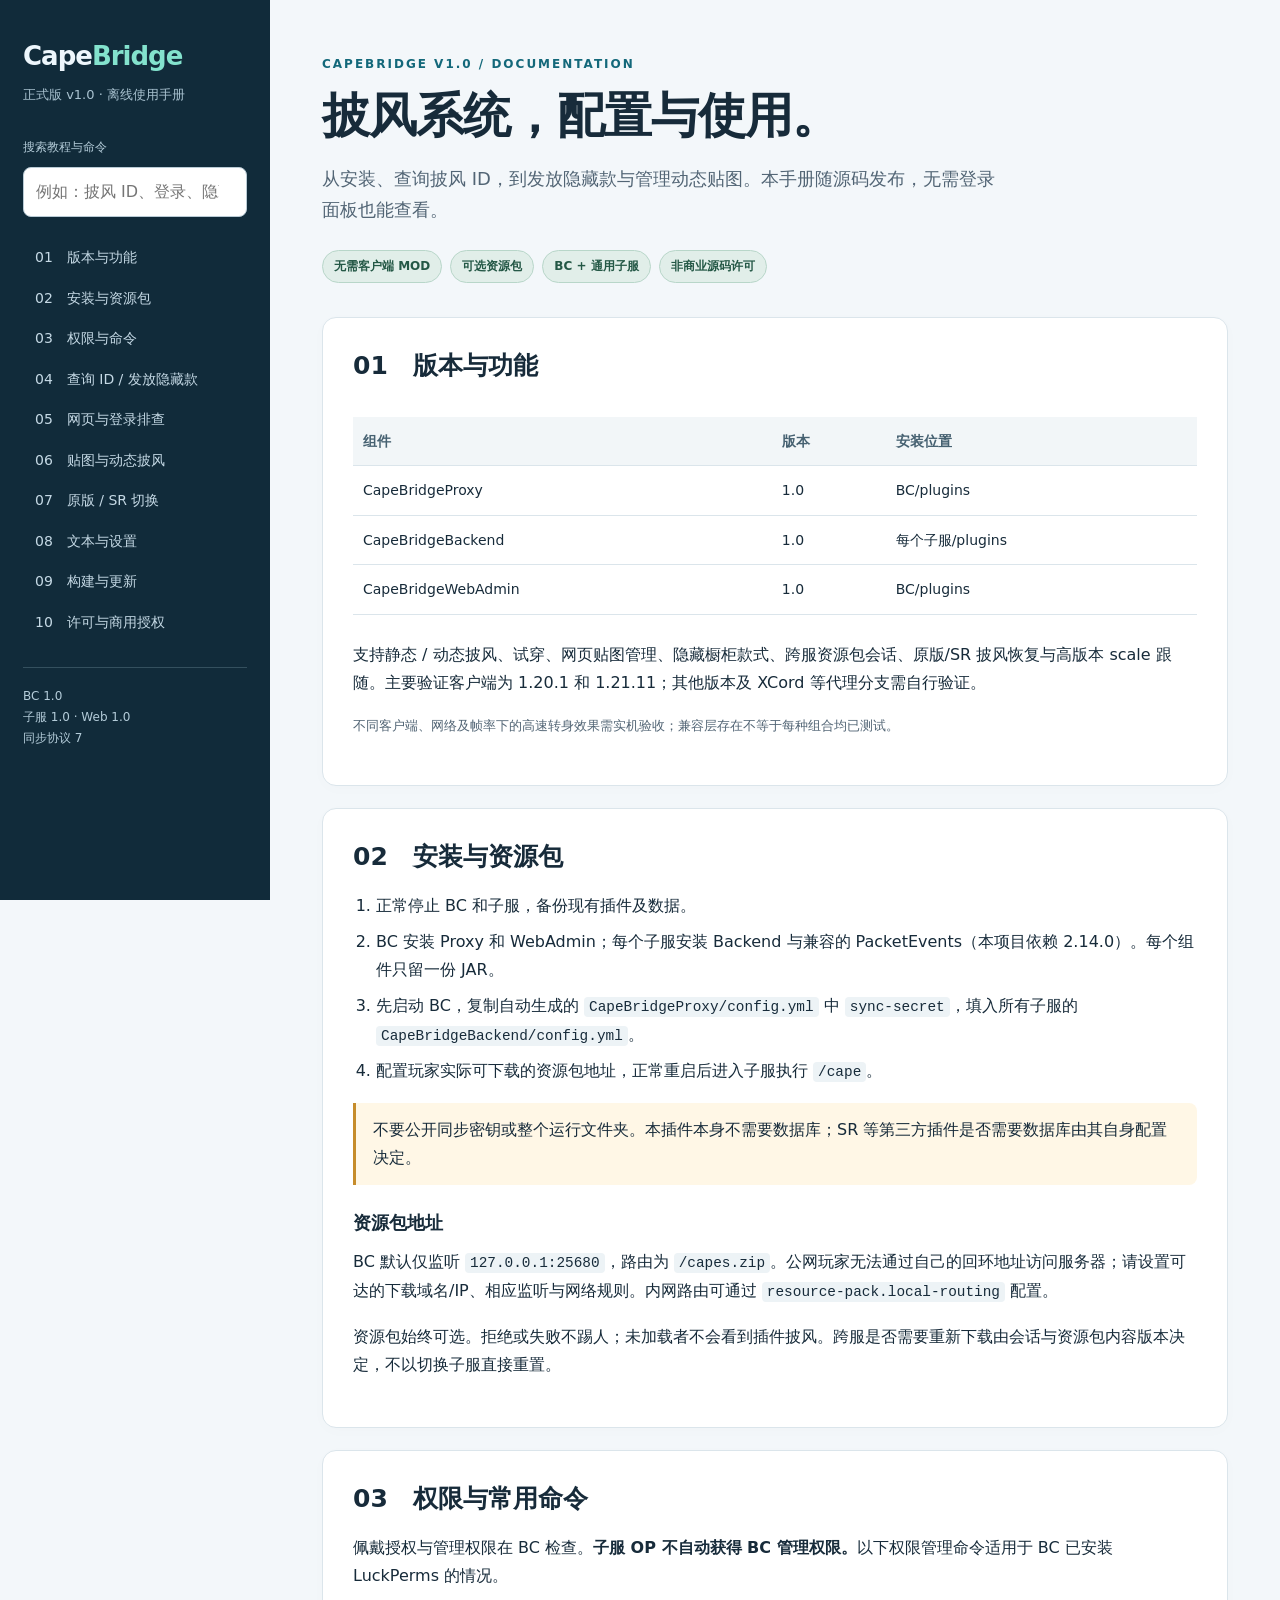
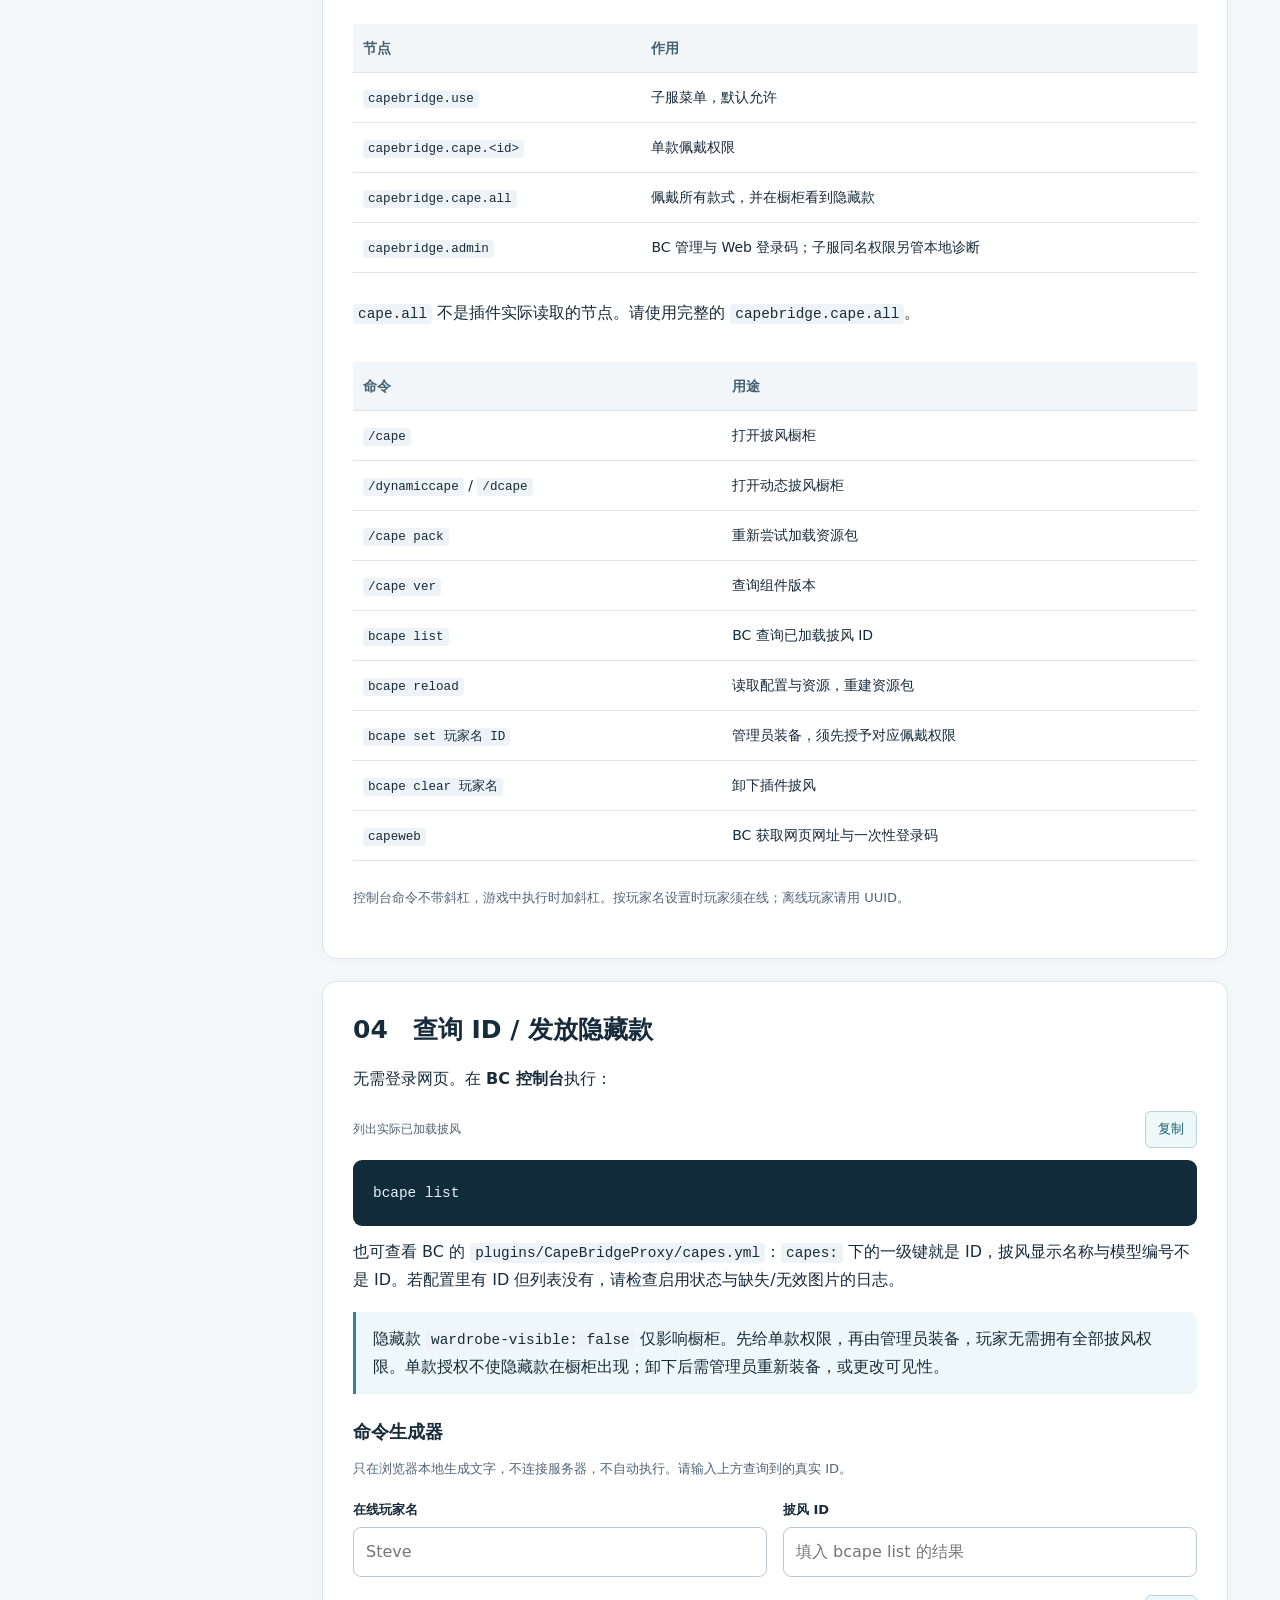
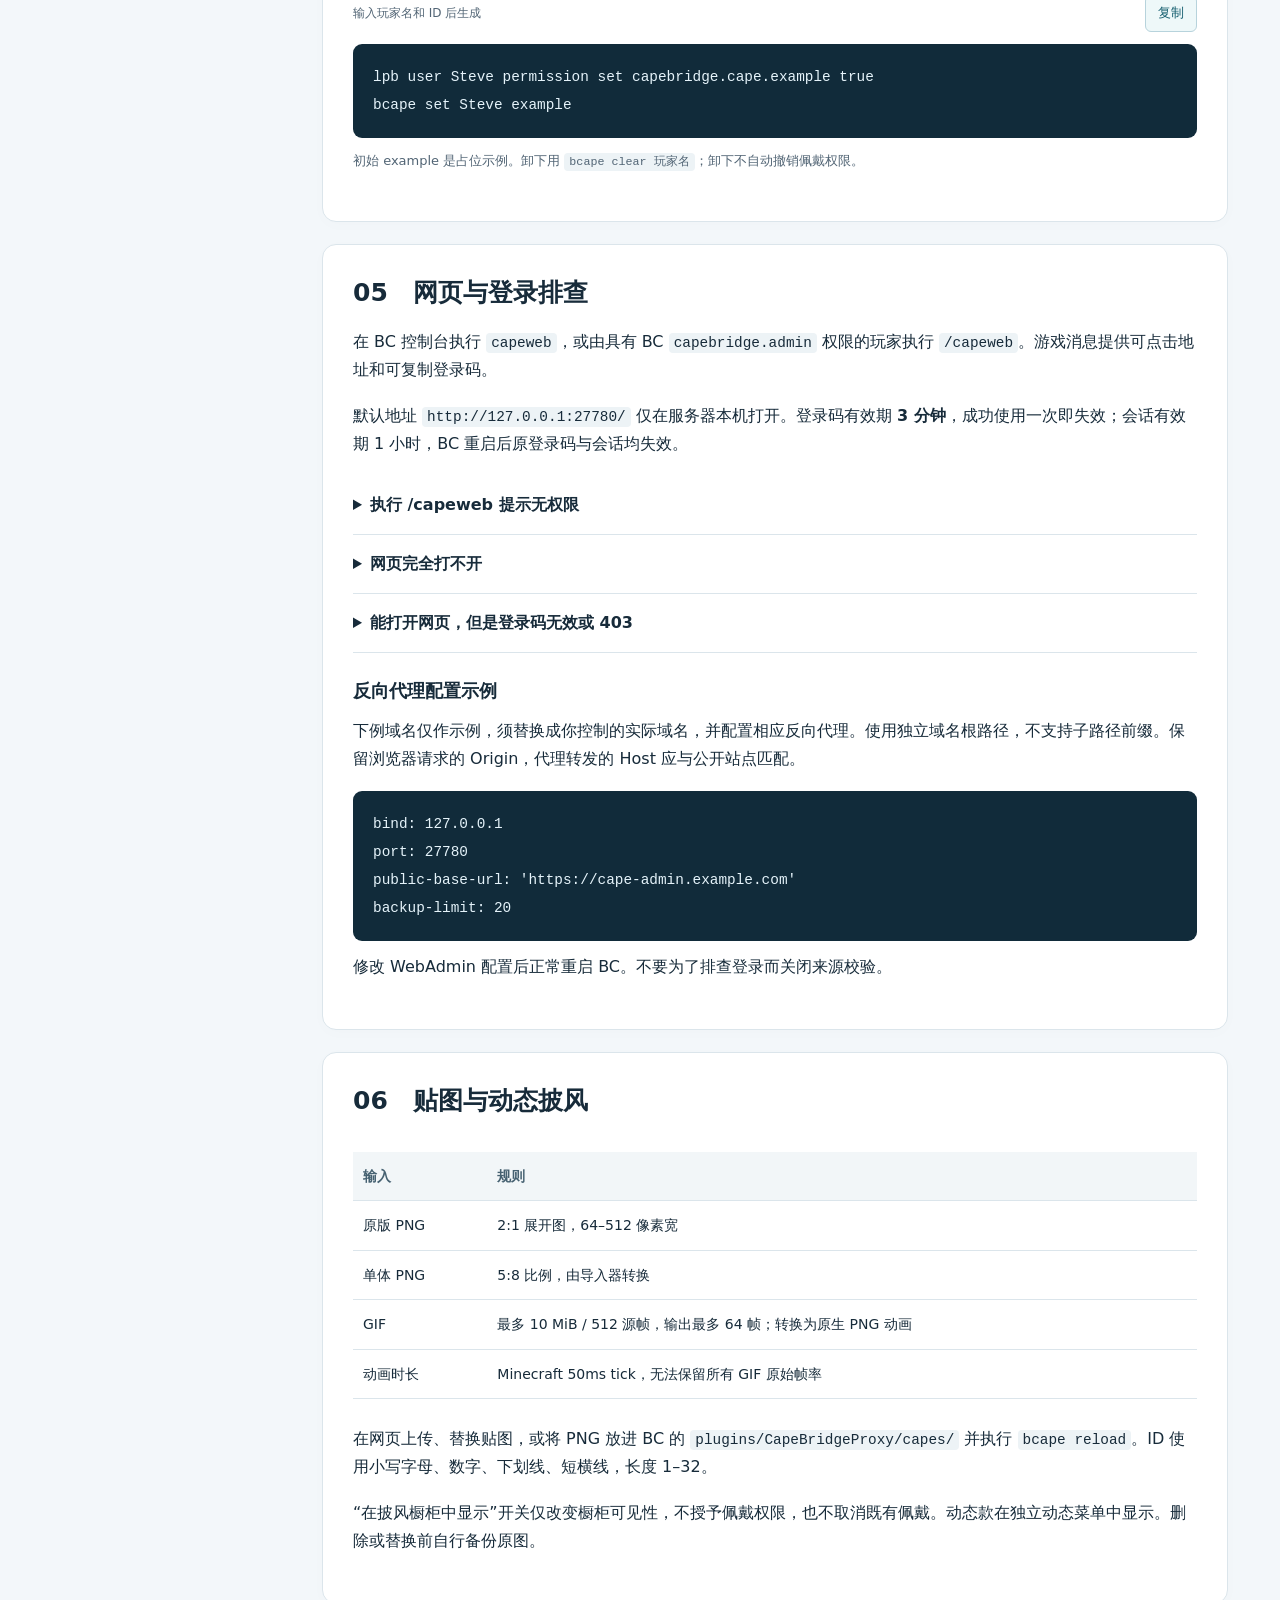
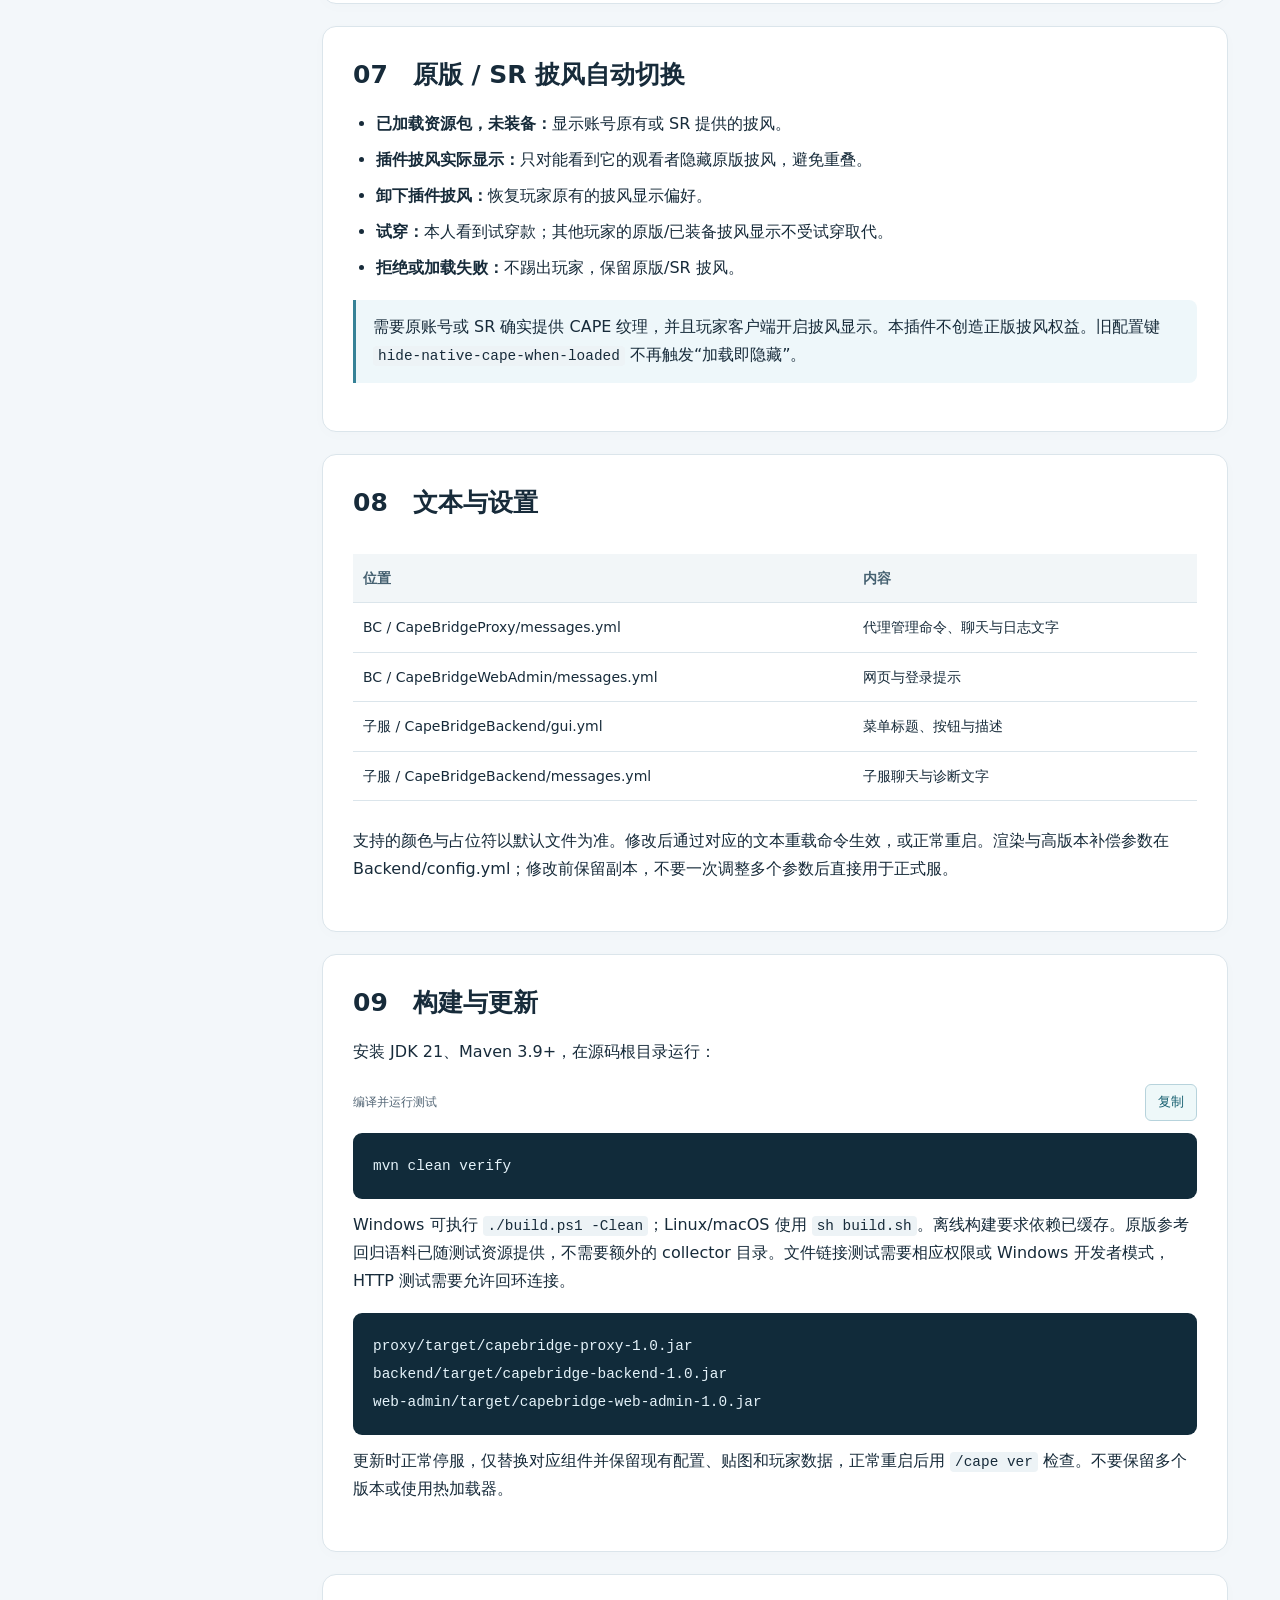
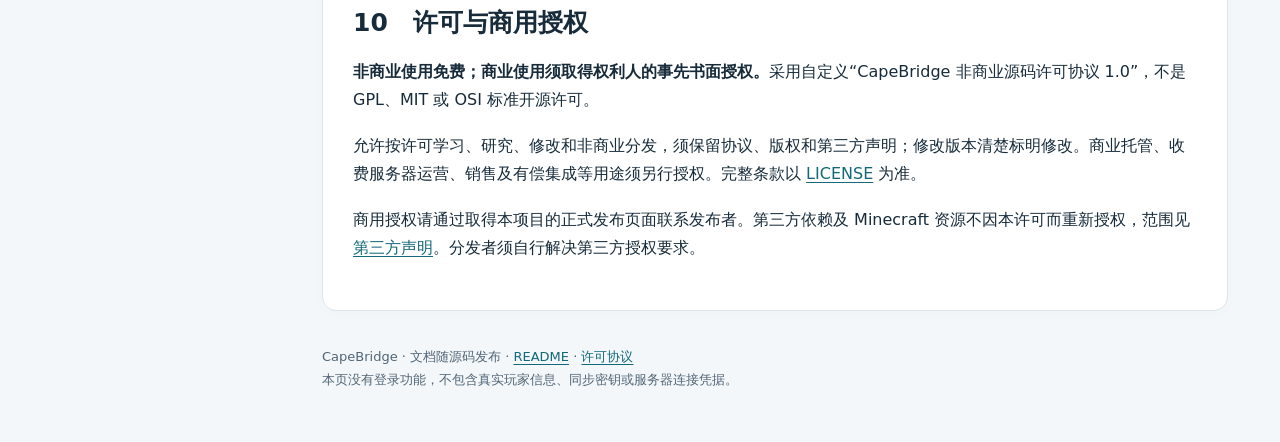
<file: wiki.html>
<!doctype html>
<html lang="zh-CN">
<head>
<meta charset="utf-8"><meta name="viewport" content="width=device-width, initial-scale=1">
<meta name="description" content="CapeBridge 离线使用手册：部署、披风 ID、隐藏款发放、网页管理与构建。">
<title>CapeBridge v1.0 · 使用手册</title>
<style>
:root{color-scheme:light;--ink:#172b3a;--muted:#526575;--line:#dbe5eb;--paper:#f3f7fa;--blue:#13687a;--nav:#112b3a;--accent:#83e2cd}*{box-sizing:border-box}html{scroll-behavior:smooth;scroll-padding-top:24px}body{margin:0;background:var(--paper);color:var(--ink);font:16px/1.75 system-ui,-apple-system,"Segoe UI","Microsoft YaHei",sans-serif}a{color:var(--blue);text-underline-offset:3px}aside{position:fixed;inset:0 auto 0 0;width:270px;padding:34px 23px;background:var(--nav);color:#edf6fc;overflow:auto}.brand{font-size:26px;font-weight:750;letter-spacing:-1px}.brand span{color:var(--accent)}.sub{font-size:13px;color:#a9c2d0;margin:4px 0 26px}aside label{font-size:12px;color:#b4ccd9}input{font:inherit;border:1px solid #b9cbd5;border-radius:8px;padding:10px 12px;width:100%;background:#fff;color:var(--ink)}aside input{margin:7px 0 20px}nav a{display:block;color:#c5d9e5;text-decoration:none;padding:8px 12px;border-radius:6px;font-size:14px}nav a:hover,nav a:focus-visible{background:#214455;color:white}aside footer{font-size:12px;color:#b4ccd9;border-top:1px solid #34505e;padding-top:18px;margin-top:25px}main{max-width:1180px;margin-left:270px;padding:54px 52px 60px}.eyebrow{text-transform:uppercase;letter-spacing:2px;font-size:12px;font-weight:700;color:var(--blue)}h1{font-size:clamp(32px,4vw,48px);line-height:1.2;letter-spacing:-1px;margin:12px 0 18px}h2{font-size:25px;line-height:1.4;margin:0 0 18px}h3{font-size:18px;margin:22px 0 9px}p{margin:10px 0 18px}.lead{color:var(--muted);font-size:18px;max-width:690px}.badges{display:flex;flex-wrap:wrap;gap:8px;margin:24px 0 34px}.badge{font-size:12px;font-weight:600;background:#e1eee9;border:1px solid #b8d6c9;color:#245846;padding:5px 11px;border-radius:30px}section{background:#fff;border:1px solid var(--line);border-radius:14px;padding:30px;margin:22px 0;scroll-margin-top:24px;box-shadow:0 3px 16px #17334804}section[hidden]{display:none}.note{background:#eef7fa;border-left:3px solid #368297;padding:13px 17px;border-radius:0 8px 8px 0;margin:18px 0}.warn{background:#fff7e6;border-color:#c68c2b}table{border-collapse:collapse;width:100%;font-size:14px;margin:16px 0}th{text-align:left;background:#f2f6f8;color:#466171}td,th{border-bottom:1px solid var(--line);padding:12px 10px;vertical-align:top}.table-scroll{overflow-x:auto}code{font-family:Consolas,"SFMono-Regular",monospace;font-size:.9em;overflow-wrap:anywhere;background:#edf3f6;padding:2px 5px;border-radius:4px}pre{position:relative;background:#112b3a;color:#e5f3fa;padding:19px 20px;border-radius:9px;overflow:auto;margin:12px 0}pre code{background:transparent;padding:0;color:inherit;white-space:pre;overflow-wrap:normal}.code-head{display:flex;align-items:center;justify-content:space-between;margin-top:18px;font-size:12px;color:var(--muted);gap:12px}button{font:inherit;font-size:13px;border:1px solid #b7d3dc;border-radius:6px;background:#eef8f9;color:#155e6f;padding:6px 12px;cursor:pointer}button:hover{background:#dceff0}button:focus-visible,a:focus-visible,input:focus-visible{outline:3px solid #2c9faa;outline-offset:3px}ol,ul{padding-left:23px}li{margin:8px 0}.grid{display:grid;grid-template-columns:1fr 1fr;gap:16px}.field label{font-size:13px;font-weight:600;display:block;margin-bottom:6px}.small{font-size:13px;color:var(--muted)}#copy-status{position:fixed;bottom:22px;right:22px;background:#123f45;color:#fff;padding:9px 17px;border-radius:8px;max-width:85vw;z-index:3}#copy-status:empty{display:none}#no-results{color:var(--muted)}.page-footer{color:var(--muted);font-size:13px;margin-top:35px}summary{cursor:pointer;font-weight:650}details{padding:15px 0;border-bottom:1px solid var(--line)}
@media(max-width:850px){aside{position:relative;width:auto;padding:22px}aside .sub{margin-bottom:12px}aside footer{display:none}nav{display:flex;gap:3px;flex-wrap:wrap}nav a{padding:5px 9px;font-size:13px}aside input{margin-bottom:10px}main{margin:0;padding:30px 18px}section{padding:23px 19px}.grid{grid-template-columns:1fr}}@media print{aside,.code-head button,#copy-status,.no-print{display:none}main{margin:0;padding:0;max-width:none}section{box-shadow:none;break-inside:avoid}body{background:#fff}pre{white-space:pre-wrap;background:#f1f4f5;color:#172b3a}section[hidden]{display:block}}
</style>
</head>
<body>
<aside>
<div class="brand">Cape<span>Bridge</span></div><p class="sub">正式版 v1.0 · 离线使用手册</p>
<label for="search">搜索教程与命令</label><input id="search" type="search" placeholder="例如：披风 ID、登录、隐藏" autocomplete="off">
<nav aria-label="手册目录">
<a href="#overview">01　版本与功能</a><a href="#install">02　安装与资源包</a><a href="#permissions">03　权限与命令</a><a href="#hidden">04　查询 ID / 发放隐藏款</a><a href="#web">05　网页与登录排查</a><a href="#textures">06　贴图与动态披风</a><a href="#fallback">07　原版 / SR 切换</a><a href="#texts">08　文本与设置</a><a href="#build">09　构建与更新</a><a href="#license">10　许可与商用授权</a>
</nav><footer>BC 1.0<br>子服 1.0 · Web 1.0<br>同步协议 7</footer>
</aside>
<main>
<header><div class="eyebrow">CapeBridge v1.0 / Documentation</div><h1>披风系统，配置与使用。</h1><p class="lead">从安装、查询披风 ID，到发放隐藏款与管理动态贴图。本手册随源码发布，无需登录面板也能查看。</p><div class="badges"><span class="badge">无需客户端 MOD</span><span class="badge">可选资源包</span><span class="badge">BC + 通用子服</span><span class="badge">非商业源码许可</span></div></header>
<p id="no-results" hidden>没有找到匹配内容，请更换关键词。</p>
<section id="overview"><h2>01　版本与功能</h2><div class="table-scroll"><table><thead><tr><th>组件</th><th>版本</th><th>安装位置</th></tr></thead><tbody><tr><td>CapeBridgeProxy</td><td>1.0</td><td>BC/plugins</td></tr><tr><td>CapeBridgeBackend</td><td>1.0</td><td>每个子服/plugins</td></tr><tr><td>CapeBridgeWebAdmin</td><td>1.0</td><td>BC/plugins</td></tr></tbody></table></div><p>支持静态 / 动态披风、试穿、网页贴图管理、隐藏橱柜款式、跨服资源包会话、原版/SR 披风恢复与高版本 scale 跟随。主要验证客户端为 1.20.1 和 1.21.11；其他版本及 XCord 等代理分支需自行验证。</p><p class="small">不同客户端、网络及帧率下的高速转身效果需实机验收；兼容层存在不等于每种组合均已测试。</p></section>
<section id="install"><h2>02　安装与资源包</h2><ol><li>正常停止 BC 和子服，备份现有插件及数据。</li><li>BC 安装 Proxy 和 WebAdmin；每个子服安装 Backend 与兼容的 PacketEvents（本项目依赖 2.14.0）。每个组件只留一份 JAR。</li><li>先启动 BC，复制自动生成的 <code>CapeBridgeProxy/config.yml</code> 中 <code>sync-secret</code>，填入所有子服的 <code>CapeBridgeBackend/config.yml</code>。</li><li>配置玩家实际可下载的资源包地址，正常重启后进入子服执行 <code>/cape</code>。</li></ol><div class="note warn">不要公开同步密钥或整个运行文件夹。本插件本身不需要数据库；SR 等第三方插件是否需要数据库由其自身配置决定。</div><h3>资源包地址</h3><p>BC 默认仅监听 <code>127.0.0.1:25680</code>，路由为 <code>/capes.zip</code>。公网玩家无法通过自己的回环地址访问服务器；请设置可达的下载域名/IP、相应监听与网络规则。内网路由可通过 <code>resource-pack.local-routing</code> 配置。</p><p>资源包始终可选。拒绝或失败不踢人；未加载者不会看到插件披风。跨服是否需要重新下载由会话与资源包内容版本决定，不以切换子服直接重置。</p></section>
<section id="permissions"><h2>03　权限与常用命令</h2><p>佩戴授权与管理权限在 BC 检查。<strong>子服 OP 不自动获得 BC 管理权限。</strong>以下权限管理命令适用于 BC 已安装 LuckPerms 的情况。</p><div class="table-scroll"><table><thead><tr><th>节点</th><th>作用</th></tr></thead><tbody><tr><td><code>capebridge.use</code></td><td>子服菜单，默认允许</td></tr><tr><td><code>capebridge.cape.&lt;id&gt;</code></td><td>单款佩戴权限</td></tr><tr><td><code>capebridge.cape.all</code></td><td>佩戴所有款式，并在橱柜看到隐藏款</td></tr><tr><td><code>capebridge.admin</code></td><td>BC 管理与 Web 登录码；子服同名权限另管本地诊断</td></tr></tbody></table></div><p><code>cape.all</code> 不是插件实际读取的节点。请使用完整的 <code>capebridge.cape.all</code>。</p><div class="table-scroll"><table><thead><tr><th>命令</th><th>用途</th></tr></thead><tbody><tr><td><code>/cape</code></td><td>打开披风橱柜</td></tr><tr><td><code>/dynamiccape</code> / <code>/dcape</code></td><td>打开动态披风橱柜</td></tr><tr><td><code>/cape pack</code></td><td>重新尝试加载资源包</td></tr><tr><td><code>/cape ver</code></td><td>查询组件版本</td></tr><tr><td><code>bcape list</code></td><td>BC 查询已加载披风 ID</td></tr><tr><td><code>bcape reload</code></td><td>读取配置与资源，重建资源包</td></tr><tr><td><code>bcape set 玩家名 ID</code></td><td>管理员装备，须先授予对应佩戴权限</td></tr><tr><td><code>bcape clear 玩家名</code></td><td>卸下插件披风</td></tr><tr><td><code>capeweb</code></td><td>BC 获取网页网址与一次性登录码</td></tr></tbody></table></div><p class="small">控制台命令不带斜杠，游戏中执行时加斜杠。按玩家名设置时玩家须在线；离线玩家请用 UUID。</p></section>
<section id="hidden"><h2>04　查询 ID / 发放隐藏款</h2><p>无需登录网页。在 <strong>BC 控制台</strong>执行：</p><div class="code-head"><span>列出实际已加载披风</span><button data-copy="cmd-list" type="button">复制</button></div><pre><code id="cmd-list">bcape list</code></pre><p>也可查看 BC 的 <code>plugins/CapeBridgeProxy/capes.yml</code>：<code>capes:</code> 下的一级键就是 ID，披风显示名称与模型编号不是 ID。若配置里有 ID 但列表没有，请检查启用状态与缺失/无效图片的日志。</p><div class="note">隐藏款 <code>wardrobe-visible: false</code> 仅影响橱柜。先给单款权限，再由管理员装备，玩家无需拥有全部披风权限。单款授权不使隐藏款在橱柜出现；卸下后需管理员重新装备，或更改可见性。</div><h3>命令生成器</h3><p class="small">只在浏览器本地生成文字，不连接服务器，不自动执行。请输入上方查询到的真实 ID。</p><div class="grid"><div class="field"><label for="player">在线玩家名</label><input id="player" placeholder="Steve" maxlength="16" autocomplete="off"></div><div class="field"><label for="cape-id">披风 ID</label><input id="cape-id" placeholder="填入 bcape list 的结果" maxlength="32" autocomplete="off"></div></div><div class="code-head"><span id="generator-hint">输入玩家名和 ID 后生成</span><button data-copy="generated" type="button">复制</button></div><pre><code id="generated">lpb user Steve permission set capebridge.cape.example true
bcape set Steve example</code></pre><p class="small">初始 example 是占位示例。卸下用 <code>bcape clear 玩家名</code>；卸下不自动撤销佩戴权限。</p></section>
<section id="web"><h2>05　网页与登录排查</h2><p>在 BC 控制台执行 <code>capeweb</code>，或由具有 BC <code>capebridge.admin</code> 权限的玩家执行 <code>/capeweb</code>。游戏消息提供可点击地址和可复制登录码。</p><p>默认地址 <code>http://127.0.0.1:27780/</code> 仅在服务器本机打开。登录码有效期 <strong>3 分钟</strong>，成功使用一次即失效；会话有效期 1 小时，BC 重启后原登录码与会话均失效。</p><details><summary>执行 /capeweb 提示无权限</summary><p>在 BC 的 LuckPerms 给管理者 <code>capebridge.admin</code>。全部披风权限不包含管理权限，子服 OP 也不能替代 BC 授权。</p><pre><code>lpb user 管理员玩家名 permission set capebridge.admin true</code></pre></details><details><summary>网页完全打不开</summary><p>先检查 BC 日志里 WebAdmin 是否启用、端口是否被占用。远程服务器上的 127.0.0.1 指向服务器本身；你电脑上的同一地址指向你的电脑。远程管理可在服务器桌面打开，或使用隧道/HTTPS 反向代理。</p></details><details><summary>能打开网页，但是登录码无效或 403</summary><p>重新执行 capeweb 后立即使用新码。核对浏览器地址与 <code>public-base-url</code>，协议、主机、端口必须匹配；不要混用 localhost 与 127.0.0.1。每个来源一分钟内连续 5 次失败会触发限流，稍后再试。</p></details><h3>反向代理配置示例</h3><p>下例域名仅作示例，须替换成你控制的实际域名，并配置相应反向代理。使用独立域名根路径，不支持子路径前缀。保留浏览器请求的 Origin，代理转发的 Host 应与公开站点匹配。</p><pre><code>bind: 127.0.0.1
port: 27780
public-base-url: 'https://cape-admin.example.com'
backup-limit: 20</code></pre><p>修改 WebAdmin 配置后正常重启 BC。不要为了排查登录而关闭来源校验。</p></section>
<section id="textures"><h2>06　贴图与动态披风</h2><div class="table-scroll"><table><thead><tr><th>输入</th><th>规则</th></tr></thead><tbody><tr><td>原版 PNG</td><td>2:1 展开图，64–512 像素宽</td></tr><tr><td>单体 PNG</td><td>5:8 比例，由导入器转换</td></tr><tr><td>GIF</td><td>最多 10 MiB / 512 源帧，输出最多 64 帧；转换为原生 PNG 动画</td></tr><tr><td>动画时长</td><td>Minecraft 50ms tick，无法保留所有 GIF 原始帧率</td></tr></tbody></table></div><p>在网页上传、替换贴图，或将 PNG 放进 BC 的 <code>plugins/CapeBridgeProxy/capes/</code> 并执行 <code>bcape reload</code>。ID 使用小写字母、数字、下划线、短横线，长度 1–32。</p><p>“在披风橱柜中显示”开关仅改变橱柜可见性，不授予佩戴权限，也不取消既有佩戴。动态款在独立动态菜单中显示。删除或替换前自行备份原图。</p></section>
<section id="fallback"><h2>07　原版 / SR 披风自动切换</h2><ul><li><strong>已加载资源包，未装备：</strong>显示账号原有或 SR 提供的披风。</li><li><strong>插件披风实际显示：</strong>只对能看到它的观看者隐藏原版披风，避免重叠。</li><li><strong>卸下插件披风：</strong>恢复玩家原有的披风显示偏好。</li><li><strong>试穿：</strong>本人看到试穿款；其他玩家的原版/已装备披风显示不受试穿取代。</li><li><strong>拒绝或加载失败：</strong>不踢出玩家，保留原版/SR 披风。</li></ul><div class="note">需要原账号或 SR 确实提供 CAPE 纹理，并且玩家客户端开启披风显示。本插件不创造正版披风权益。旧配置键 <code>hide-native-cape-when-loaded</code> 不再触发“加载即隐藏”。</div></section>
<section id="texts"><h2>08　文本与设置</h2><div class="table-scroll"><table><thead><tr><th>位置</th><th>内容</th></tr></thead><tbody><tr><td>BC / CapeBridgeProxy/messages.yml</td><td>代理管理命令、聊天与日志文字</td></tr><tr><td>BC / CapeBridgeWebAdmin/messages.yml</td><td>网页与登录提示</td></tr><tr><td>子服 / CapeBridgeBackend/gui.yml</td><td>菜单标题、按钮与描述</td></tr><tr><td>子服 / CapeBridgeBackend/messages.yml</td><td>子服聊天与诊断文字</td></tr></tbody></table></div><p>支持的颜色与占位符以默认文件为准。修改后通过对应的文本重载命令生效，或正常重启。渲染与高版本补偿参数在 Backend/config.yml；修改前保留副本，不要一次调整多个参数后直接用于正式服。</p></section>
<section id="build"><h2>09　构建与更新</h2><p>安装 JDK 21、Maven 3.9+，在源码根目录运行：</p><div class="code-head"><span>编译并运行测试</span><button data-copy="cmd-build" type="button">复制</button></div><pre><code id="cmd-build">mvn clean verify</code></pre><p>Windows 可执行 <code>./build.ps1 -Clean</code>；Linux/macOS 使用 <code>sh build.sh</code>。离线构建要求依赖已缓存。原版参考回归语料已随测试资源提供，不需要额外的 collector 目录。文件链接测试需要相应权限或 Windows 开发者模式，HTTP 测试需要允许回环连接。</p><pre><code>proxy/target/capebridge-proxy-1.0.jar
backend/target/capebridge-backend-1.0.jar
web-admin/target/capebridge-web-admin-1.0.jar</code></pre><p>更新时正常停服，仅替换对应组件并保留现有配置、贴图和玩家数据，正常重启后用 <code>/cape ver</code> 检查。不要保留多个版本或使用热加载器。</p></section>
<section id="license"><h2>10　许可与商用授权</h2><p><strong>非商业使用免费；商业使用须取得权利人的事先书面授权。</strong>采用自定义“CapeBridge 非商业源码许可协议 1.0”，不是 GPL、MIT 或 OSI 标准开源许可。</p><p>允许按许可学习、研究、修改和非商业分发，须保留协议、版权和第三方声明；修改版本清楚标明修改。商业托管、收费服务器运营、销售及有偿集成等用途须另行授权。完整条款以 <a href="LICENSE">LICENSE</a> 为准。</p><p>商用授权请通过取得本项目的正式发布页面联系发布者。第三方依赖及 Minecraft 资源不因本许可而重新授权，范围见 <a href="THIRD_PARTY_NOTICES.md">第三方声明</a>。分发者须自行解决第三方授权要求。</p></section>
<div class="page-footer">CapeBridge · 文档随源码发布 · <a href="README.md">README</a> · <a href="LICENSE">许可协议</a><br>本页没有登录功能，不包含真实玩家信息、同步密钥或服务器连接凭据。</div>
</main><div id="copy-status" role="status" aria-live="polite"></div>
<script>
(()=>{'use strict';const sections=[...document.querySelectorAll('main section')],search=document.querySelector('#search'),empty=document.querySelector('#no-results');
function filter(){const term=search.value.trim().toLocaleLowerCase();let count=0;sections.forEach(section=>{const match=!term||section.textContent.toLocaleLowerCase().includes(term);section.hidden=!match;if(match)count++});empty.hidden=count>0}
search.addEventListener('input',filter);document.querySelectorAll('nav a').forEach(link=>link.addEventListener('click',()=>{search.value='';filter()}));
let timer;function status(message){const el=document.querySelector('#copy-status');el.textContent=message;clearTimeout(timer);timer=setTimeout(()=>{el.textContent=''},2600)}
async function copy(value){try{if(navigator.clipboard&&window.isSecureContext){await navigator.clipboard.writeText(value)}else{const text=document.createElement('textarea');text.value=value;text.style.cssText='position:fixed;left:-9999px;top:0';document.body.append(text);text.select();const ok=document.execCommand('copy');text.remove();if(!ok)throw Error('copy')}status('已复制')}catch{status('复制不可用，请手动选择并复制')}}
document.querySelectorAll('[data-copy]').forEach(button=>button.addEventListener('click',()=>{const target=document.getElementById(button.dataset.copy);if(target)copy(target.textContent)}));
const player=document.querySelector('#player'),cape=document.querySelector('#cape-id'),output=document.querySelector('#generated'),hint=document.querySelector('#generator-hint');
function generate(){const name=player.value.trim(),id=cape.value.trim();if(!/^[A-Za-z0-9_]{1,16}$/.test(name)||!/^[a-z0-9_-]{1,32}$/.test(id)){hint.textContent='请输入有效玩家名和小写披风 ID';output.textContent='请填写上方玩家名与真实披风 ID。';return}hint.textContent='在 BC 控制台执行；玩家须在线';output.textContent=`lpb user ${name} permission set capebridge.cape.${id} true\nbcape set ${name} ${id}`}
player.addEventListener('input',generate);cape.addEventListener('input',generate);
})();
</script>
</body></html>
</file>
